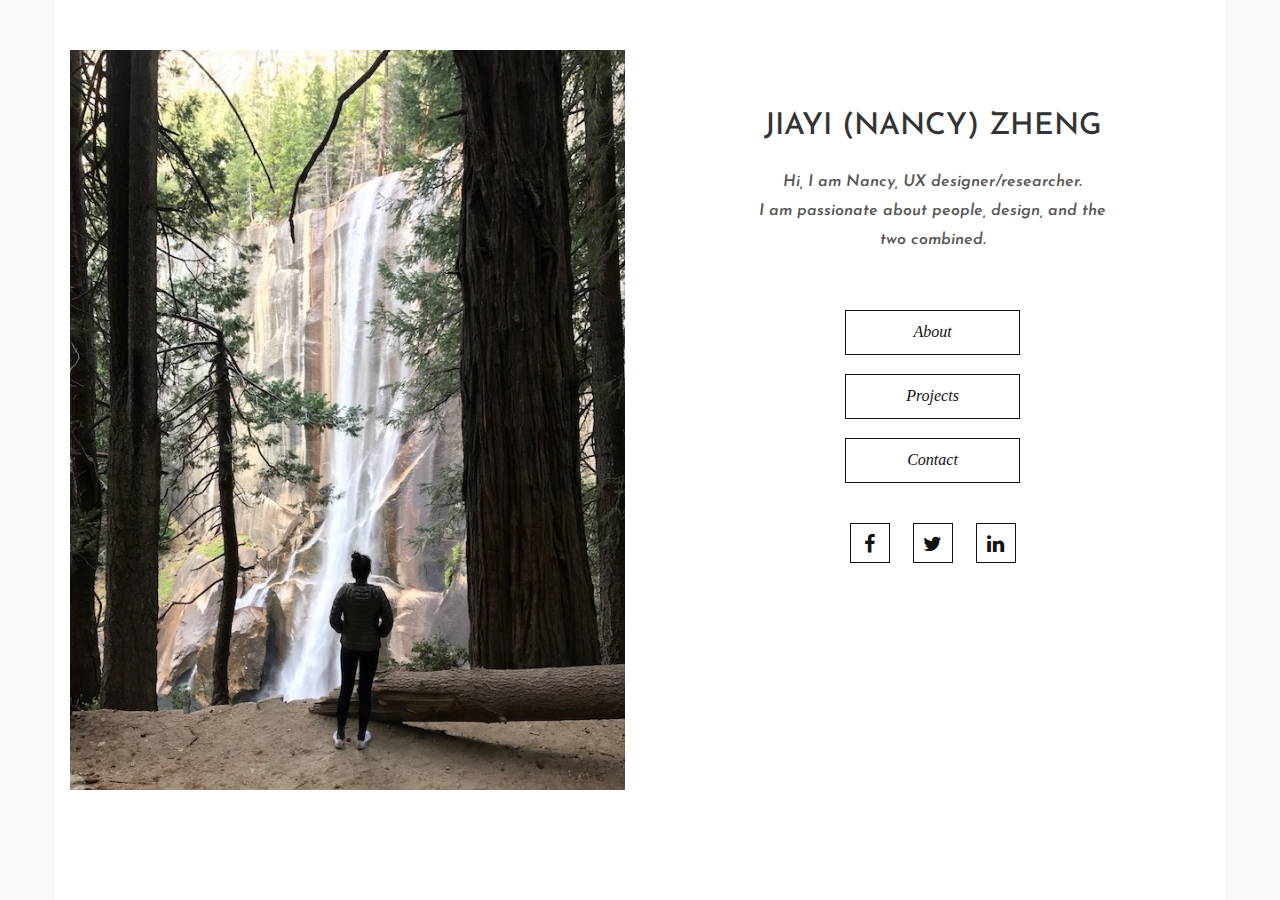
<file: index.html>
<!DOCTYPE html>
<html lang="en">
    <head>
        <meta charset="utf-8">
        <meta http-equiv="X-UA-Compatible" content="IE=edge">
        <meta name="viewport" content="width=device-width, initial-scale=1">

        <title>JYZ Portfolio: Home</title>
        <link rel="icon" type="image/icon" href="assets/images/tabicon.ico">

        <link rel="stylesheet" type="text/css" href="">
        <link href="assets/css/bootstrap.min.css" rel="stylesheet">
        <link href="assets/css/bootstrap-theme.min.css" rel="stylesheet">
        <link href="assets/css/font-awesome.min.css" rel="stylesheet">
        <link href="https://fonts.googleapis.com/css?family=Open+Sans:400,400i,600,700,700i" rel="stylesheet">
        <link href="https://fonts.googleapis.com/css?family=Crimson+Text:400,700,700i|Josefin+Sans:700" rel="stylesheet">
        <link href="assets/css/main.css" rel="stylesheet">
        <link rel="icon" href="assets/images/logo.png">
        <link rel="stylesheet" href="https://cdnjs.cloudflare.com/ajax/libs/animate.css/3.5.2/animate.min.css">
        
    </head>

    <body>
        <div id="index">                                           <!-- Index starts here -->
            <div class="container main">
                <div class="row home">
                    <div id = "index_left" class="col-md-6 left">

                        <img class="img-responsive img-rabbit" src="assets/images/rabbit home.jpeg" style="margin-top: 50px"> 
                    </div>
                    <div id = "index_right" class="col-md-6 text-center right">
                        <div class="logo">
                            <h4>Jiayi (Nancy) Zheng</h4>
                        </div>
                        <p class="home-description">
                            Hi, I am Nancy, UX designer/researcher. </br> I am passionate about people, design, and the two combined. 
                        </p>
                        <div class="btn-group-vertical custom_btn animated slideinright">
                            <div id="about" class="btn btn-rabbit">About</div>
                            <div id="work" class="btn btn-rabbit">Projects</div>
                            <div id="contact" class="btn btn-rabbit">Contact</div>
                        </div>      
                        <div class="social">
                            <a href="https://www.facebook.com/zhengerz"><i class="fa fa-facebook" aria-hidden="true"></i></a>
                            <a href="https://twitter.com/nan__zheng"><i class="fa fa-twitter" aria-hidden="true"></i></a>
                            <a href="https://www.linkedin.com/in/jy-zheng/"><i class="fa fa-linkedin" aria-hidden="true"></i></a>
                        </div>
                    </div>
                </div>

                
            </div>
        </div>                                                      <!-- index ends here -->

        <div id="about_scroll" class="pages ">                      <!-- about strats here  -->
            <div class="container main">
                <div class="row">
                    <div class="col-md-6 left" id="about_left">
                        <img class="img-responsive img-rabbit" src="assets/images/about.JPG">
                    </div>

                    <div class="col-md-6 right" id="about_right">
                        <a href="#index" class="btn btn-rabbit back"> <i class="fa fa-angle-left" aria-hidden="true"></i> Back to home </a>
                        <div id="watermark">
                            <h2 class="page-title" text-center>About</h2>
                            <div class="marker">a</div>
                        </div>
                        <p class='subtitle'>Hey there!
                        </p>
                        <p class="info"> My name is Jiayi Zheng (pronounced Jee-AH-yee) but prefer to be called Nancy (pronounced Who-is-named-nancy-anymore?). I am a fourth year Cognitive Science- Human Computer Interaction major at sunny UC San Diego. I enjoy all things unconventional and creative; my favorite part of the design process is Ideation! </p>  
                        <h3> Besides designing, I love to eat foods of all cultures, drink all variations of coffee, pet all breeds of dogs and cats, and hike. 
                    </div>
                </div>
            </div>            
        </div>                                                                <!-- About ends here -->


        
        <div id="work_scroll" class="pages">                            <!-- Work starts here -->
            <div class="container main">
                <div class="row">
                    <div class="col-md-6" id="work_left">
                        <div id="owl-demo" class="owl-carousel owl-theme">
                            
                                <!-- Photo Grid -->
                            <div class="row"> 
                                <div class="column">
                                    <!--Interview Study-->
                                    <div class="item">
                                    <a href="project1.html">
                                    <img class="img-responsive img-rabbit" src="assets/images/interview1.png"></a>
                                 </div>
                             </div>
                                <div class="column">
                                <!--DFA Project-->
                                    <div class="item">
                                    <a href="project2.html">
                                    <img class="img-responsive img-rabbit" src="assets/images/dfa-logo.jpg"></a>
                                </div>   
                            </div>  
                                 <div class="column">
                                 <!--CC Project-->
                                    <div class="item">
                                     <a href="project5.html">
                                    <img class="img-responsive img-rabbit" src="assets/images/cc.png"></a>
                                    </div>
   
                             </div>
                                  <div class="column">
                                    <!--Spotify Project-->
                                    <div class="item">
                                     <a href="project3.html">
                                    <img class="img-responsive img-rabbit" src="assets/images/spotify-logo.jpg"></a></div>

                                  </div>
                                <!--
                                   <div class="column">
                                    <div class="item">
                                     <a href="project3.html">
                                    <img class="img-responsive img-rabbit" src="assets/images/tinder-logo.jpg"></a></div>
                                  </div>

                                </div> --> 
                        </div>
                    </div>

                    <div class="col-md-6" id="work_right">
                        <a href="#index" class="btn btn-rabbit back"> <i class="fa fa-angle-left" aria-hidden="true"></i> Back to Home </a>
                        <div id="watermark">
                            <h2 class="page-title" text-center>Projects</h2>
                            <div class="marker">w</div>
                        </div>
                        <p><strong>These are some of the projects I have worked/am working on! </br> Currently I am working with DFA to create an application on mental wellness. </strong>
                        </p>
                        <p class="info"></p>
                    </div>
                </div>
            </div>    
        </div>                                                                 <!-- Work ends here  -->


        <div id="contact_scroll" class="pages">                             <!-- Contact starts here -->
            <div class="container main">
                <div class="row">
                    <div class="col-md-6 left" id="contact_left">
                        <img class="img-responsive img-rabbit" src="assets/images/joshua-contact.JPG" style="margin-top: 50px">
                    </div>

                    <div class="col-md-6 right" id="contact_right">
                        <a href="#index" class="btn btn-rabbit back"> <i class="fa fa-angle-left" aria-hidden="true"></i> Back to Home </a>
                        <div id="watermark">
                            <h2 class="page-title" text-center>Contact Me</h2>
                            <div class="marker">c</div>
                        </div>
                        
                        <h3 style="font-family:'Josefin Sans';">  
                         E-mail: </h3> 
                         <h4> zheng.jynancy@gmail.com </h4>
                        <h3 <h3 style="font-family:'Josefin Sans';"> Phone: </h3> 
                        <h4>(510)289-6368</h4>
                        <h3 style="font-family:'Josefin Sans';"> Let's Work Together!</h3>
                        <a href="resume1.pdf" style="font-family: 'Josefin Sans'; font-size: 20px; color: #bb9e7d;"> RESUME </a>
                    </div>
                </div>
            </div>
       
            <footer class="text-center">
                <div class="container bottom">
                    <div class="row">
                        <div class="col-sm-12">
                            <p>Made with <i class="fa fa-heartbeat" aria-hidden="true"></i> 
                                <!--by <a href="https://themewagon.com/">Themewagon</a>--></p>
                        </div>
                    </div>
                </div>
            </footer>
            
        </div>                                                              <!-- Contact ends here -->
        
        <script src="https://ajax.googleapis.com/ajax/libs/jquery/3.1.1/jquery.min.js"></script>
        <script src="assets/js/bootstrap.min.js"></script>
        <script src="assets/js/script.js"></script>
    </body>
</html>
</file>
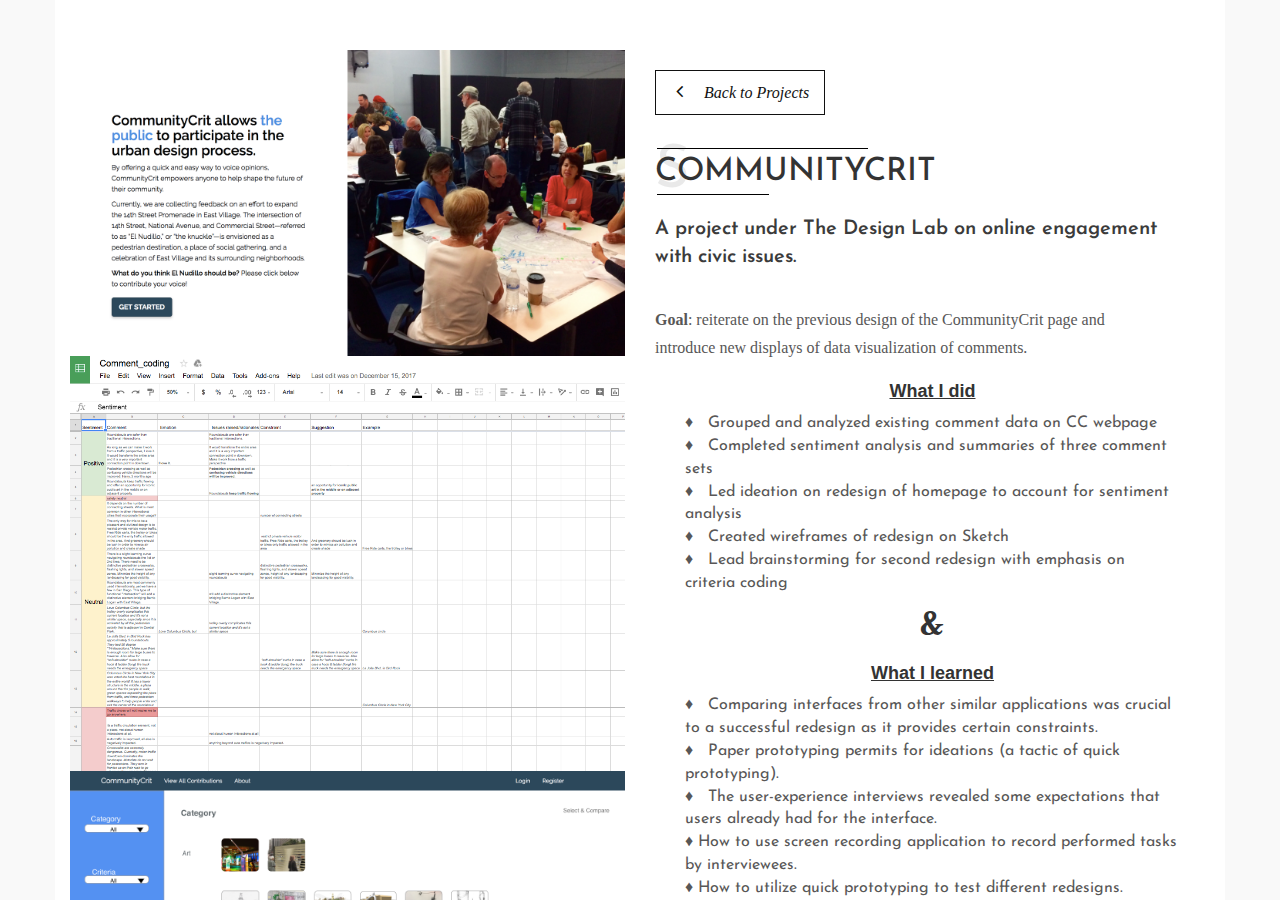
<file: project5.html>
<!DOCTYPE html>
<html lang="en">
    <head>
        <meta charset="utf-8">
        <meta http-equiv="X-UA-Compatible" content="IE=edge">
        <meta name="viewport" content="width=device-width, initial-scale=1">

        <title>Rabbit : Home</title>
        <link rel="icon" type="image/icon" href="assets/images/tabicon.ico">

        <link rel="stylesheet" type="text/css" href="">
        <link href="assets/css/bootstrap.min.css" rel="stylesheet">
        <link href="assets/css/bootstrap-theme.min.css" rel="stylesheet">
        <link href="assets/css/font-awesome.min.css" rel="stylesheet">
        <link href="https://fonts.googleapis.com/css?family=Open+Sans:400,400i,600,700,700i" rel="stylesheet">
        <link href="https://fonts.googleapis.com/css?family=Crimson+Text:400,700,700i|Josefin+Sans:700" rel="stylesheet">
        <link href="assets/css/main.css" rel="stylesheet">
        <link rel="icon" href="assets/images/logo.png">
        <link rel="stylesheet" href="https://cdnjs.cloudflare.com/ajax/libs/animate.css/3.5.2/animate.min.css">
        
    </head>
<!-- Work starts here -->
            <div class="container main">
                <div class="row">
                    <div class="col-md-6" id="work_left">
                        <div id="owl-demo" class="owl-carousel owl-theme">
                            
                            <div class="item" style="margin-top: 50px">
                              <img class="img-responsive img-rabbit" src="assets/images/cc-home.png">
                            </div>

                            <div class="item"><img class="img-responsive img-rabbit" src="assets/images/cc-coding.png">
                            </div>

                            <div class="item"><img class="img-responsive img-rabbit" src="assets/images/cc-firsthome.png">
                            </div>
                            
                            <div class="item"><img class="img-responsive img-rabbit" src="assets/images/cc-iteration1.png"></div>
                            
                            <div class="item"><img class="img-responsive img-rabbit" src="assets/images/cc-iteration2.png"></div>
                            
                            <div class="item"><img class="img-responsive img-rabbit" src="assets/images/ideation.png"></div>
                            
                            
                            
                            

                        </div> 
                    </div>
<!--<img src="187-workflow1.png">
    <img src="187-workflow2.png">
<img src="187-paper.jpg">
<img src="187-paper2.jpg">
<img src="187-remove.png">
<img src="187-add.png">
<img src="187-playlist.png">-->

                    <div class="col-md-6" id="work_right">
                        <a href="javascript:history.back()" class="btn btn-rabbit back"> <i class="fa fa-angle-left" aria-hidden="true"></i> Back to Projects </a>
                        <div id="watermark">
                            <h2 class="page-title" text-center>CommunityCrit</h2>
                            <div class="marker">s</div>
                        </div>
                        <p class='subtitle'>A project under The Design Lab on online engagement with civic issues. 
                        </p>
                        <p class="info"> <strong>Goal</strong>: reiterate on the previous design of the CommunityCrit page and introduce new displays of data visualization of comments.</p>


    <!-- Project page from previous portfolio-->
    <body>
    <div class="project1" id="project">
      <div class="col-lg-12 mx-auto">

      
                  <div class="col-lg-12 mx-auto">
          <h4 style="font-family: Georgia, sans-serif; text-align: center;"><u><strong> What I did </strong></u> </h4>
        <p> 
          &diams; &nbsp; Grouped and analyzed existing comment data on CC webpage </br> 
        &diams; &nbsp; Completed sentiment analysis and summaries of three comment sets </br> 
        &diams; &nbsp; Led ideation on redesign of homepage to account for sentiment analysis </br>
      &diams; &nbsp; Created wireframes of redesign on Sketch </br> 
    &diams; &nbsp; Lead brainstorming for second redesign with emphasis on criteria coding </br></div>

</table>
</br>
<h1 style="text-align:center"><strong> &amp; </strong></h1>
<div class="col-lg-12 mx-auto">
        <div id="gains">

        <h4 style="font-family: Georgia, sans-serif; text-align: center;"><u><strong> What I learned </strong></u></h4>
        <p> &diams; &nbsp; Comparing interfaces from other similar applications was crucial to a successful redesign as it provides certain constraints. </br>
          &diams; &nbsp; Paper prototyping permits for ideations (a tactic of quick prototyping). </br>
          &diams; &nbsp; The user-experience interviews revealed some expectations that users already had for the interface. </br>
        &diams; How to use screen recording application to record performed tasks by interviewees. </br>
        &diams; How to utilize quick prototyping to test different redesigns. </br>
        &diams; How to utilize wireframing applications for a mobile application. </br>
        &diams; How to create workflows for certain actions and sitemaps for different applications.

        </p>
      </div>

    </div>
        <!-- Images of the Research Process-->
          <div id="step1">
          <div class="col-lg-12 mx-auto bg-dark">      
          <h1 style="font-family: Georgia, sans-serif; text-align:center;">
          </br>
          The Process:
        </h1> </div>
      </br>
          <div class="col-lg-12 mx-auto">
        <h4> 1. <u>Understanding Current Design of CommunityCrit </u> </h4>
        <p style="font-family: Georgia, sans-serif;">Although I was involved in user-testing for the interface, this first period of time was mostly dedicated to understanding the layout of the information on the webpage. Contributions are guided by specific questions but they lack a connection between other contributions. The comments hold a lot of important content that was not highlighted; it was difficult to parse through.</p>
      </div>
    </div>
</br>

        <div class="progress2" id="step2">
                <div class="col-lg-12 mx-auto bg-light">
                </br>
        <h4> 2. <u> Rethinking Comment Categorization </u> </h4> </br>
        <p style="font-family: Georgia, sans-serif;">Brief literature review was done to understand various other methods of comment categorization and visualization. While there were many interesting methods, they were utilized for different forms of data and did not apply to the civic sphere. Instead, we focused on simpler forms of visualization such as timelines, summaries, and bars with colors and shades for coding. It was important for our choices of visualization to work for our target audience which includes members of the community at all education levels. </p></br>
      </div>
      
    </br>

  <div id="step3"> 
   <div class="col-lg-12 mx-auto">

        <h4> 3. <u>First Iteration!</u></h4> </br>
        <p style="font-family: Georgia, sans-serif;"> In the first iteration, we aimed to modify the current idea page so each idea is more accessible and the sentiment bars as well as informative side panels will have space to display information. </p> </div>

    </br>

   <div id="step4">
          <div class="col-lg-12 mx-auto bg-light">
</br>

    <h4> 4. <u>Adding Sentiment Analysis and Summary Panels</u></h4> </br>
    
    <p style="font-family: Georgia, sans-serif;"> The sentiments coded for comments of each idea is displayed in a bar with green representing comments with a positive sentiment, yellow representing neutral, and red representing negative. We had a discussion on the length and width of the bars- with the length corresponding to the amount of comments or increasing the width of ideas with more comments instead of expanding it length-wise. We experiemented with the same length and width for all ideas with our reasoning being it would not complicate the page. Summary panels are added on the right to include (on first page: Summary of project, in category: Summary of category of ideas). It provides users who do not have time to browse the page a way to get the information. </u> </p></div>


</br>

     <div id="step5">
          <div class="col-lg-12 mx-auto">

    <h4> 5. <u>Second Iteration</u></h4> </br> 
    <p style="font-family: Georgia, sans-serif;">Since the audience for this webpage will include those of all ages and abilities, the consideration of color for the sentiment bar was important. Other examples that we looked at used purples and browns but required a key to understand the shading. Instead, we chose to stick with a grayscale to measure each sentiment. We also changed the sentiment bars to directly represent the number of comments in each idea. </p> </div>


</br>

    <div id="step6">
          <div class="col-lg-12 mx-auto bg-light">
</br>
    <h4> 6. <u> Ideation for Criteria Sorting</br> </u></h4> </br>
    
    <p style="font-family: Georgia, sans-serif;"> As the previous redesign prototype catered to sentiment based coding, our new ideation is based on criteria coding - using the bar to code criteria instead of sentiment. This is challenging as there are many more criterion than there are sentiments. Our goal is to allow all displays to be visible without the user doing anything. With action required, there might be much fewer people who will see the summarization. However, the drawback of a complete display is clutter which can cause user frustration. </p> 
    
    <p style="font-family: Georgia, sans-serif;"> Along with the criteria coding, we are also sketching out a colorful and informative homepage where the project is introduced along with a timeline of events (past, present, future) marked for either online or offline engagement. The first prototype is currently on InVision and shared with civic leaders and planners for feedback. </p> 
 </br>
  </div>
</div>




        <!--More details on activity-->
      
  </div>
    </body>
                    </div>
                </div>
            </div>    
        </div>                                                                 <!-- Work ends here  -->
</file>
<file: assets/css/main.css>
body{
	background-color: #f9f9f9;
	font-family: "Crimson Text";
	overflow: visible;

}

.main{
	background: #fff;
}

html { 
	overflow: scroll; 
}

.work_scroll{
	overflow: auto; 
}


.home-description{
	font-style: italic;
	font-weight: 600;
	font-family: "Josefin Sans";
	font-size: 16px;
    padding-top: 15px;
    padding-bottom: 25px;
    line-height: 29px;

}

.social a i{
	height: 40px;
	width: 40px;
	border: 1px solid #111;
	line-height: 40px;
	margin: 0 10px;
	color: #111;
	font-size: 20px;
	padding-bottom: 20px;
	}

.social a:hover i{
	color: #fff;
	border-color: #bb9e7d;
	background-color: #bb9e7d;
	}


@media (min-width: 778px)
{
		.main{
			height: 100vh;
			overflow: scroll;
		}

		.img-rabbit{
			/*margin: 0 -15px;*/
		}

		.btn-group-vertical{
    		padding: 20px 87.5px;
    	}

    	.info{
			font-family: "Crimson";
			line-height: 28px;
		    font-size: 16px;
		    padding-top: 15px;
		    padding-right: 50px;
		}
		
		.home-description{
			padding-right: 90px;
			padding-left: 90px;
			
		}
}
.img-rabbit{
	width: 100%;
	/*margin-top: 50px;*/
}
.btn-rabbit{
	background-color: #fff;
	color: #111;
	font-style: italic;
	border: 1px solid #111;
	border-radius: 0px !important;
	transition: all 0.4s ease-in-out;
	margin-bottom: 20px;
	font-family: "Crimson";
	font-size: 13px;
	}

.btn-rabbit:hover{
	color: #fff;
	background-color: #bb9e7d;
	border-color: #bb9e7d;}

p{
	color: #585757;
	font-size: 16px;
	font-family: 'Josefin Sans';
	
}

.page-title{
	text-transform: uppercase;
	font-family: 'Josefin Sans';
}

/*Home Style*/
.logo{
	padding-top: 100px;
	text-transform: uppercase;
	font-size: 12px;
}

.logo h4{
	font-family: 'Josefin Sans';
	font-size:30px;
}


footer{
	padding: 22px 0 10px 0;
	font-style: italic;
	}


.back{
    width: 170px;    
    font-family: "Crimson";
    font-size: 17px;
    font-style: italic;
    vertical-align: middle;
    text-align: center;
    display: block;
    clear: both;
    margin-top: 70px;	 
}

.back i{
	margin-left: -40px;
    margin-right: 17px;
    font-size: 20px;
}


.form-control{
	margin-top: 30px;
	width: 75%;

}

.btn{
	padding: 10px 60px;
	height: 45px;
	font-size: 16px;
}

.btn-group-vertical{
    font-family: "Josefin Sans";    
}

.about{
	font-family: "Josefin Sans";
	/*margin-top: 35px;*/
	/*margin-bottom: 25px;*/
	font-size: 32px;
	
}
.form-control{
	font-style: italic;
	border-radius: 0;
	font-family: "Crimson";
	font-size: 16px;
}

.page-title{
	
	font-size: 32px;
	font-family: "Josefin Sans";
}

.fa-heartbeat{
	    color: #bb9e7d;
}

::selection {
	color: #fff;
   	background-color: #bb9e7d;
}

.bottom{
	padding-right: 20px;
}

.page-title{
	position: relative;
	display: inline-block;
}

.page-title:after,.page-title:before{
	content: '';
	position: absolute;
	height: 1px;
	background-color: black;
	left: 0;
	margin: 2px;
}

.social{
	padding-bottom: 15px;
}

.submit{

	font-family: "Crimson"
	font-size: 16px;
}

.subtitle{
	/*font-style: italic;*/
	font-weight: 600;
	font-size: 20px;
	color: #3b3b3b;
	line-height: 28px;
	font-family: "Josefin Sans";
	margin-top: 15px;
	margin-bottom: 20px;
	padding-right: 40px;

	}
.page-title:after{
	width: 75%;
	top: -9px;

}

.page-title:before{
	width: 40%;
	bottom: -7px;
}

#watermark .marker{
	position: absolute;
	font-size: 60px;
	opacity: 0.1;
	font-family: "Josefin Sans";
	text-transform: uppercase;
	left: 0;
	top: -5px;
}

#watermark{
	position: relative;
}

.item{
	
	background-color: #313131;
	color: #f9f9f9;
}

#owl-demo .item img{
    display: block;
    width: 100%;
    height: auto;
    /*margin-left: 0px;*/
}

.owl-theme .owl-controls {
    margin-top: 10px;
    margin-right: 10px;
    text-align: center;
    width: 100%;
    position: absolute;
    top: calc(44% - 40px);
		}

.owl-next{
	right: 0;
	padding-right: 1px;

}

.owl-prev{
	left: 0;
	padding-left: 1px;
}



.owl-theme .owl-controls .owl-nav [class*=owl-]{
	position: absolute;
	border-radius: 0px;
	font-size: 21px;
	padding: 15px 20px;
	margin: 0px;
	background-color: #fff; 

}

.owl-theme .owl-controls .owl-nav [class*=owl-] i{
	color: #333;
	
}

.owl-theme .owl-controls .owl-nav [class*=owl-]:hover{
	background-color: #bb9e7d;
	border-color: #bb9e7d;
}
.owl-theme .owl-controls .owl-nav [class*=owl-]:hover i{
	color: #fff;
}
@media (max-width: 1024px) and (orientation: landscape){
	.main{
		height: auto;
		overflow: scroll;
	}
}
.custom_btn{
  -vendor-animation-duration: 3s;
  -vendor-animation-delay: 2s;
  -vendor-animation-iteration-count: infinite;
}
.show{
	display: block;
}

/*
.container1 {
  position: relative;
  width: 50%;
}

.hovereffect {
  display: block;
  width: 100%;
  height: auto;
}

.overlay {
  position: absolute;
  top: 0;
  bottom: 0;
  left: 0;
  right: 0;
  height: 100%;
  width: 100%;
  opacity: 0;
  transition: .5s ease;
  background-color: #bb9e7d;
}

.container1:hover .overlay {
  opacity: 0.5;
}

.text1 {
  color: white;
  font-size: 20px;
  position: absolute;
  top: 50%;
  left: 50%;
  transform: translate(-50%, -50%);
  -ms-transform: translate(-50%, -50%);
  text-align: center;
}*/
</file>
